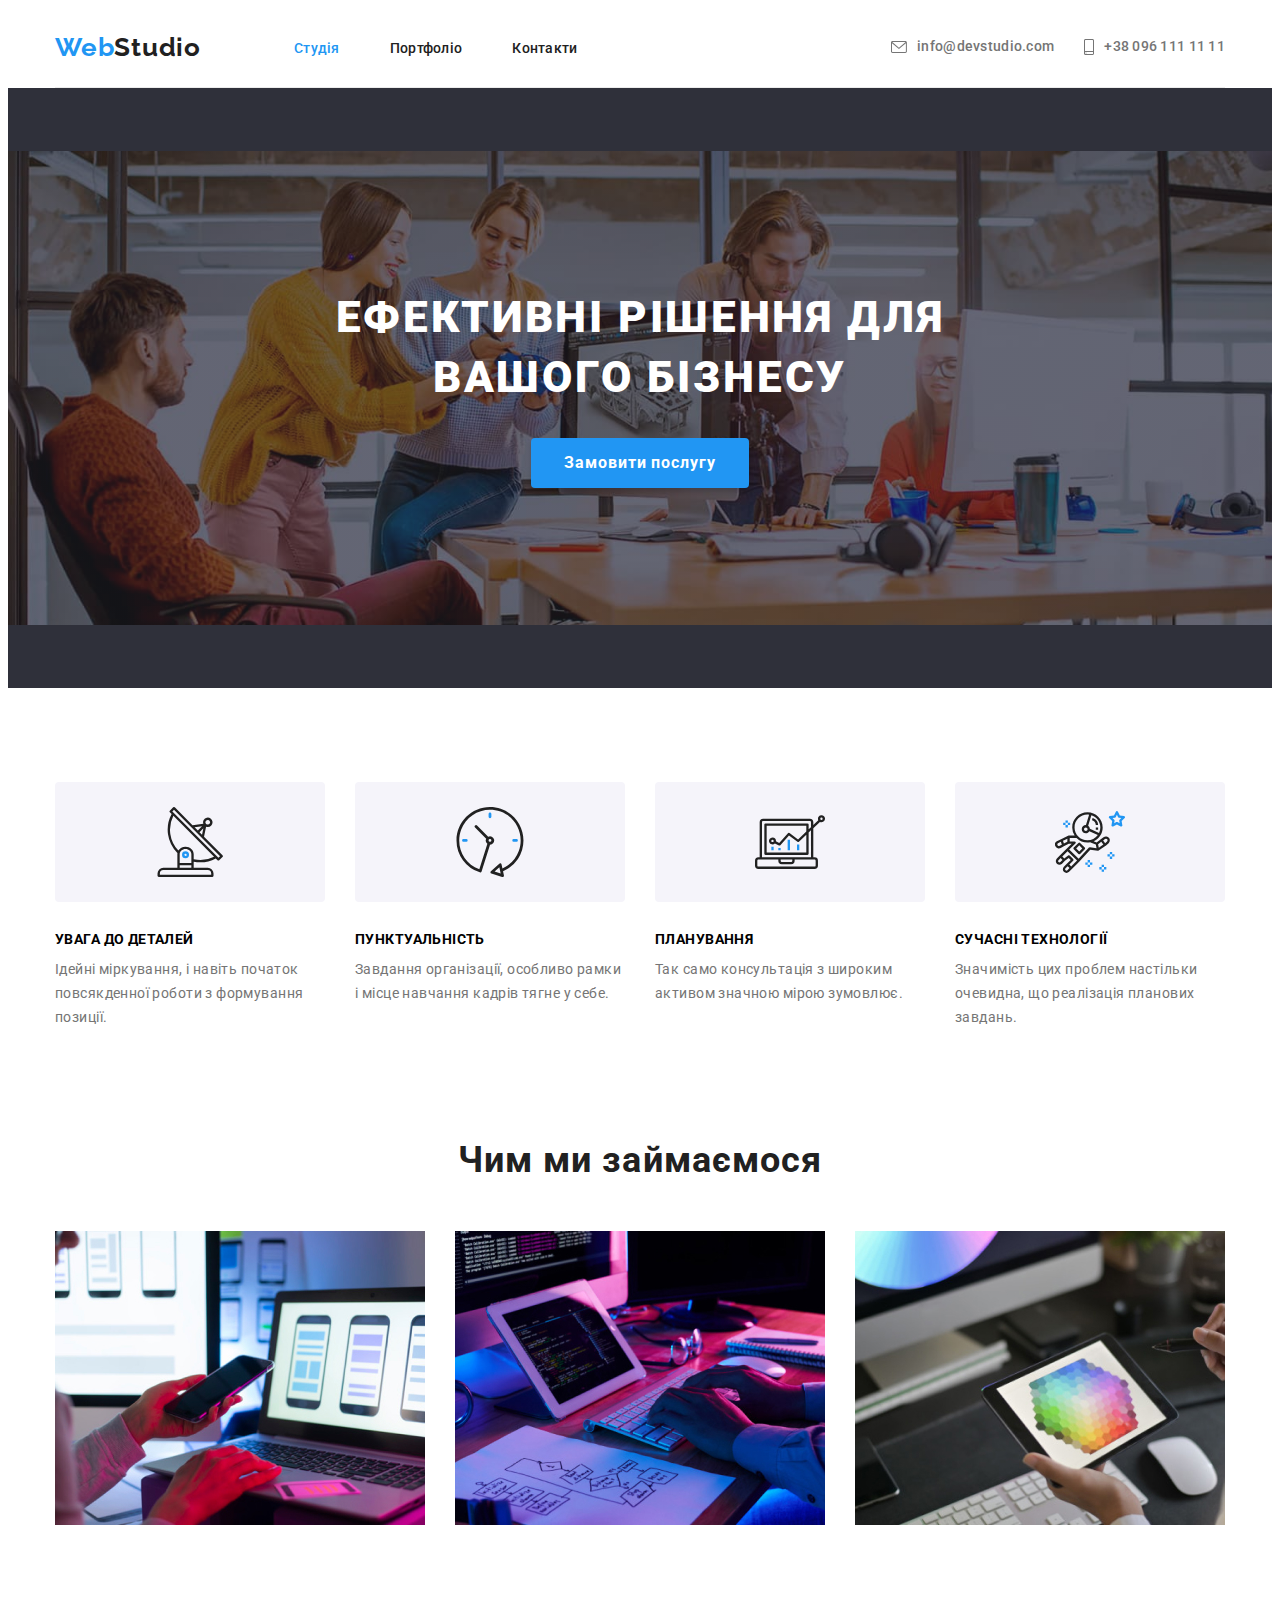
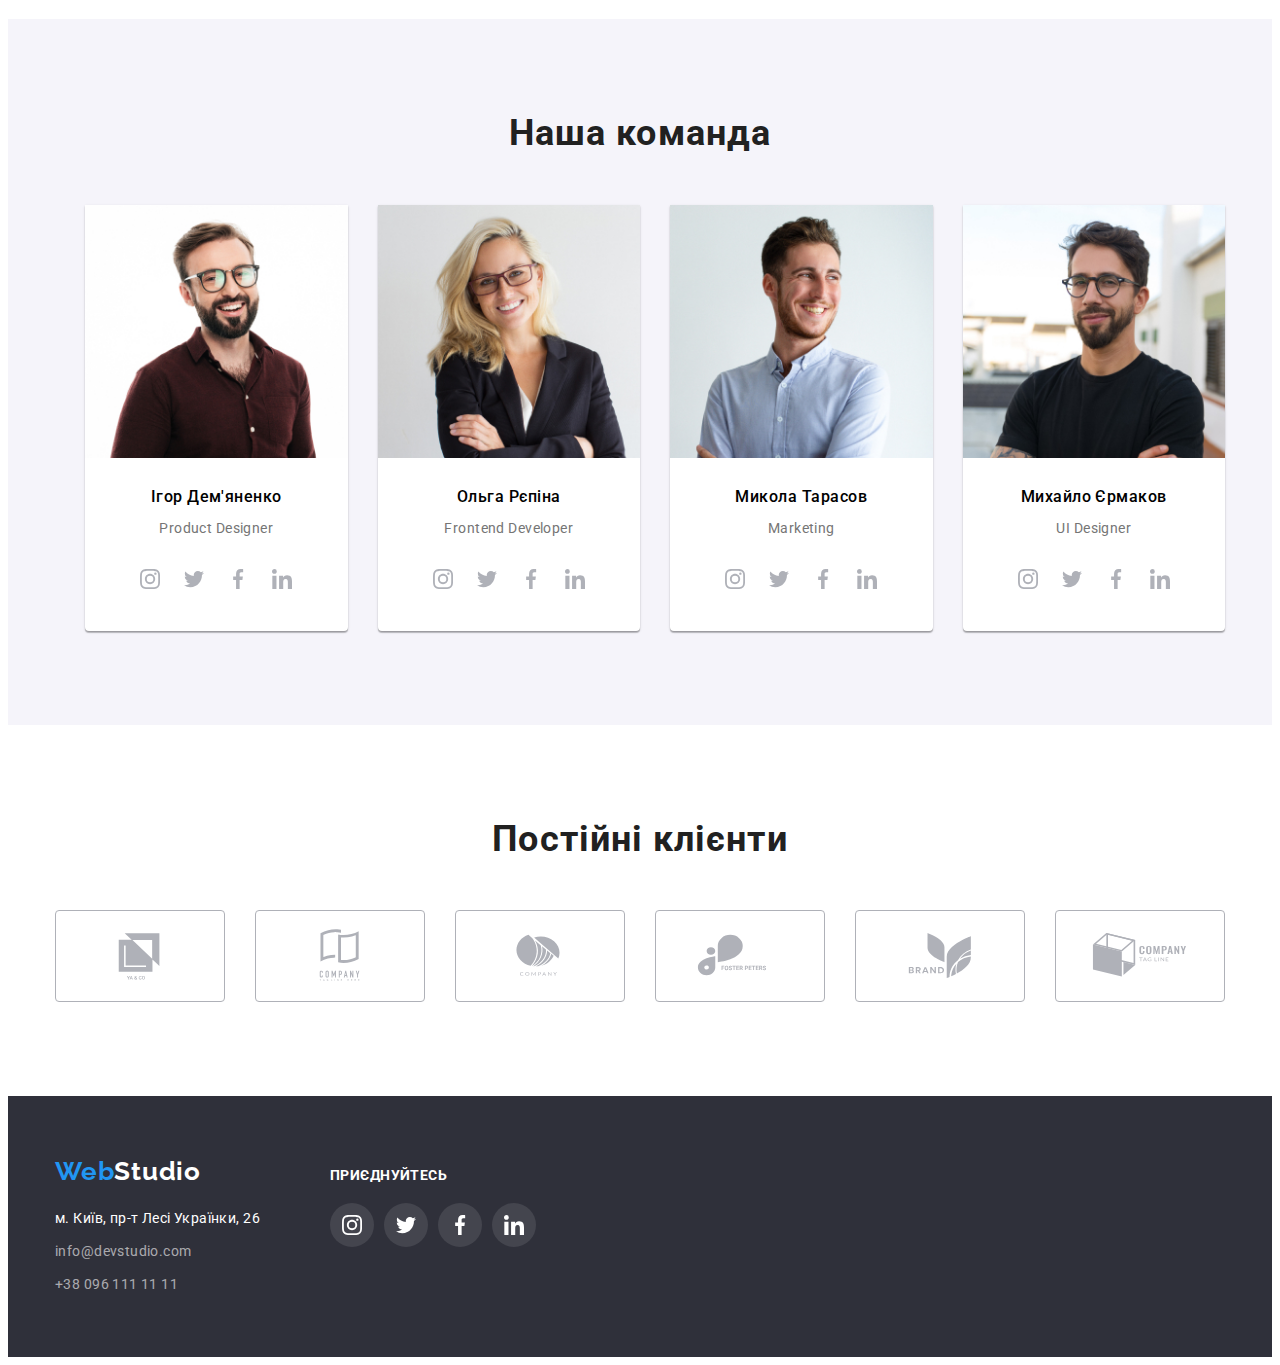
<file: index.html>
<!DOCTYPE html>
<html lang="uk">

<head>
    <meta charset="UTF-8">
    <meta http-equiv="X-UA-Compatible" content="IE=edge">
    <meta name="viewport" content="width=device-width, initial-scale=1.0">
    <title>Студія</title>

    <link
        href="https://fonts.googleapis.com/css2?family=Oleo+Script:wght@400;700&family=Raleway:wght@700&family=Roboto:wght@400;500;700;900&display=swap"
        rel="stylesheet">
    <link rel="stylesheet" href="https://cdnjs.cloudflare.com/ajax/libs/modern-normalize/1.1.0/modern-normalize.min.css"
        integrity="sha512-wpPYUAdjBVSE4KJnH1VR1HeZfpl1ub8YT/NKx4PuQ5NmX2tKuGu6U/JRp5y+Y8XG2tV+wKQpNHVUX03MfMFn9Q=="
        crossorigin="anonymous" referrerpolicy="no-referrer" />
    <link rel="stylesheet" href="./css/style.css">

</head>

<body class="page">
    <header class="page-header">
        <div class="container">
            <div class="header-container">
                <a href="./">
                    <span class="logo-web">Web</span><span class="logo-studio">Studio</span>
                </a>

                <nav class="nav">
                    <ul class="site-nav">
                        <li class="item"><a href="./index.html" class="nav-list">Студія</a></li>
                        <li class="item"><a href="./portfolio.html" class="nav-list-clients">Портфоліо</a></li>
                        <li class="item"><a href="" class="nav-list-client">Контакти</a></li>
                    </ul>
                </nav>
                <ul class="list-contacts">
                    <li class="item">
                        <div class="list-mail">
                            <svg class="image-mail" width="16" height="12" viewBox="0 0 43 32">
                                <use href=" ./images/icons.svg/symbol-defs.svg#icon-pismo">
                                </use>
                            </svg>
                            <a class="contacts-link" href="mailto:">info@devstudio.com</a>
                        </div>
                    </li>

                    <li class="item">
                        <div class="list-number">
                            <svg class="image-number" width="10" height="16" viewBox="0 0 20 32">
                                <use href=" ./images/icons.svg/symbol-defs.svg#icon-smartphone">
                                </use>
                            </svg>
                            <a class="contact-link" href="tel:+38_096_111_11_11">+38 096 111 11 11</a>
                        </div>
                    </li>
                </ul>
            </div>
        </div>
    </header>

    <main>
        <section class="hero-section">
            <div class="container-item">
                <div class="container">
                    <h1 class="hero-title">Ефективні рішення для <br>вашого бізнесу</h1>
                    <button class="order-button" type="button">Замовити послугу</button>
                </div>
            </div>
        </section>


        <section class="section">
            <div class="container">
                <h2 class="vissualy-hidden">Наші переваги</h2>
                <ul class="subject">
                    <li class="other">
                        <div class="one-card">
                            <svg class="image-icon" width="70" height="70">
                                <use href="./images/icons.svg/symbol-defs.svg#icon-antena">
                                </use>
                            </svg>
                        </div>
                        <h3 class="headline">УВАГА ДО ДЕТАЛЕЙ</h3>
                        <p class="subtitle text">Ідейні міркування, і навіть початок повсякденної роботи з
                            формування
                            позиції.</p>
                    </li>
                    <li class="other">
                        <div class="two-card">
                            <svg class="image-icon" width="70" height="70">
                                <use href="./images/icons.svg/symbol-defs.svg#icon-clock">
                                </use>
                            </svg>
                        </div>
                        <h3 class="headline">ПУНКТУАЛЬНІСТЬ</h3>
                        <p class="subtitle excerp">Завдання організації, особливо рамки і місце навчання кадрів
                            тягне у
                            себе.
                        </p>
                    </li>
                    <li class="other">
                        <div class="three-card">
                            <svg class="image-icon" width="70" height="70">
                                <use href="./images/icons.svg/symbol-defs.svg#icon-diagram">
                                </use>
                            </svg>
                        </div>
                        <h3 class="headline">ПЛАНУВАННЯ</h3>
                        <p class="subtitle lead">Так само консультація з широким активом значною мірою зумовлює.</p>

                    </li>
                    <li class="other">
                        <div class="four-card">
                            <svg class="image-icon" width="70" height="70">
                                <use href="./images/icons.svg/symbol-defs.svg#icon-astronaut">
                                </use>
                            </svg>
                        </div>
                        <h3 class="headline">СУЧАСНІ ТЕХНОЛОГІЇ</h3>
                        <p class="subtitle tagline">Значимість цих проблем настільки очевидна, що реалізація
                            планових
                            завдань.
                        </p>
                    </li>
                </ul>
            </div>
        </section>


        <section class="section-slogan">
            <div class="container">
                <h2 class="section-bg">Чим ми займаємося</h2>
                <ul class="subject pic">
                    <li class="image">
                        <img src="./images/img1.jpg" alt="верстка" width="370">
                    </li>
                    <li class="img">
                        <img src="./images/img2.jpg" alt="верстка додатку" width="370">
                    </li>
                    <li class="picture">
                        <img src="./images/img3.jpg" alt="інтерфейс" width="370">
                    </li>
                </ul>
            </div>
        </section>


        <section class="section-item">
            <div class="container">
                <h2 class="section-bg">Наша команда</h2>
                <ul class="subject item">
                    <li class="section-leader">
                        <img src="./images/img_(0).jpg" alt="фото учасника команди Ігора Дем'яненко" width="270">
                        <div class="container-leader">
                            <h3 class="section-title">Ігор Дем'яненко</h3>
                            <p class="subtitle">Product Designer</p>

                            <ul class="socials-list">
                                <li class="socials-item">
                                    <a class="socials-link" href="#">
                                        <svg class="feature-list-icon" width="20" height="20" viewBox="0 0 32 32">
                                            <use href=" ./images/icons.svg/symbol-defs.svg#icon-instagram">
                                            </use>
                                        </svg>
                                    </a>
                                </li>
                                <li>
                                    <a class="socials-link" href="#">
                                        <svg class="feature-list-icon" width="20" height="20" viewBox="0 0 32 32">
                                            <use href=" ./images/icons.svg/symbol-defs.svg#icon-twitter">
                                            </use>
                                        </svg>
                                    </a>
                                </li>
                                <li class="socials-item">
                                    <a class="socials-link" href="#">
                                        <svg class="feature-list-icon" width="20" height="20" viewBox="0 0 32 32">
                                            <use href=" ./images/icons.svg/symbol-defs.svg#icon-facebook">
                                            </use>
                                        </svg>
                                    </a>
                                </li>
                                <li class="socials-item">
                                    <a class="socials-link" href="#">
                                        <svg class="feature-list-icon" width="20" height="20" viewBox="0 0 32 32">
                                            <use href=" ./images/icons.svg/symbol-defs.svg#icon-linkedin">
                                            </use>
                                        </svg>
                                    </a>
                                </li>
                            </ul>
                        </div>


                    <li class="section-leader">
                        <img src="./images/img_(1).jpg" alt="фото учасника команди Ольги Рєпіна" width="270">
                        <div class="container-leader">
                            <h3 class="section-title">Ольга Рєпіна</h3>
                            <p class="subtitle">Frontend Developer</p>

                            <ul class="socials-list">
                                <li class="socials-item">
                                    <a class="socials-link" href="#">
                                        <svg class="feature-list-icon" width="20" height="20" viewBox="0 0 32 32">
                                            <use href=" ./images/icons.svg/symbol-defs.svg#icon-instagram">
                                            </use>
                                        </svg>
                                    </a>
                                </li>

                                <li class="socials-item">
                                    <a class="socials-link" href="#">
                                        <svg class="feature-list-icon" width="20" height="20" viewBox="0 0 32 32">
                                            <use href=" ./images/icons.svg/symbol-defs.svg#icon-twitter">
                                            </use>
                                        </svg>
                                    </a>
                                </li>

                                <li class="socials-item">
                                    <a class="socials-link" href="#">
                                        <svg class="feature-list-icon" width="20" height="20" viewBox="0 0 32 32">
                                            <use href=" ./images/icons.svg/symbol-defs.svg#icon-facebook">
                                            </use>
                                        </svg>
                                    </a>
                                </li>

                                <li class="socials-item">
                                    <a class="socials-link" href="#">
                                        <svg class="feature-list-icon" width="20" height="20" viewBox="0 0 32 32">
                                            <use href=" ./images/icons.svg/symbol-defs.svg#icon-linkedin">
                                            </use>
                                        </svg>
                                    </a>
                                </li>
                            </ul>
                        </div>
                    </li>


                    <li class="section-leader">
                        <img src="./images/img_(2).jpg" alt="фото учасника команди Микола Тарасов" width="270">
                        <div class="container-leader">
                            <h3 class="section-title">Микола Тарасов</h3>
                            <p class="subtitle">Marketing</p>

                            <ul class="socials-list">
                                <li class="socials-item">
                                    <a class="socials-link" href="#">
                                        <svg class="feature-list-icon" width="20" height="20" viewBox="0 0 32 32">
                                            <use href=" ./images/icons.svg/symbol-defs.svg#icon-instagram">
                                            </use>
                                        </svg>
                                    </a>
                                </li>

                                <li class="socials-item">
                                    <a class="socials-link" href="#">
                                        <svg class="feature-list-icon" width="20" height="20" viewBox="0 0 32 32">
                                            <use href=" ./images/icons.svg/symbol-defs.svg#icon-twitter">
                                            </use>
                                        </svg>
                                    </a>
                                </li>

                                <li class="socials-item">
                                    <a class="socials-link" href="#">
                                        <svg class="feature-list-icon" width="20" height="20" viewBox="0 0 32 32">
                                            <use href=" ./images/icons.svg/symbol-defs.svg#icon-facebook">
                                            </use>
                                        </svg>
                                    </a>
                                </li>

                                <li class="socials-item">
                                    <a class="socials-link" href="#">
                                        <svg class="feature-list-icon" width="20" height="20" viewBox="0 0 32 32">
                                            <use href=" ./images/icons.svg/symbol-defs.svg#icon-linkedin">
                                            </use>
                                        </svg>
                                    </a>
                                </li>
                            </ul>
                        </div>
                    </li>

                    <li class="section-leader">
                        <img src="./images/img_(3).jpg" alt="фото учасника команди Михайло Єрмакова" width="270">
                        <div class="container-leader">
                            <h3 class="section-title">Михайло Єрмаков</h3>
                            <p class="subtitle">UI Designer</p>

                            <ul class="socials-list">
                                <li class="socials-item">
                                    <a class="socials-link" href="#">
                                        <svg class="feature-list-icon" width="20" height="20" viewBox="0 0 32 32">
                                            <use href=" ./images/icons.svg/symbol-defs.svg#icon-instagram">
                                            </use>
                                        </svg>
                                    </a>
                                </li>

                                <li class="socials-item">
                                    <a class="socials-link" href="#">
                                        <svg class="feature-list-icon" width="20" height="20" viewBox="0 0 32 32">
                                            <use href=" ./images/icons.svg/symbol-defs.svg#icon-twitter">
                                            </use>
                                        </svg>
                                    </a>
                                </li>

                                <li class="socials-item">
                                    <a class="socials-link" href="#">
                                        <svg class="feature-list-icon" width="20" height="20" viewBox="0 0 32 32">
                                            <use href=" ./images/icons.svg/symbol-defs.svg#icon-facebook">
                                            </use>
                                        </svg>
                                    </a>
                                </li>

                                <li class="socials-item">
                                    <a class="socials-link" href="#">
                                        <svg class="feature-list-icon" width="20" height="20" viewBox="0 0 32 32">
                                            <use href=" ./images/icons.svg/symbol-defs.svg#icon-linkedin">
                                            </use>
                                        </svg>
                                    </a>
                                </li>
                            </ul>
                        </div>
                    </li>
                </ul>
            </div>
        </section>

        <section class="section-thumb">
            <div class="container">
                <h2 class="section-bg">Постійні клієнти</h2>
                <ul class="avatar">
                    <li class="thumb">
                        <a class="thumbnails" href="#">
                            <svg class="thumbnail" width="106" height="60">
                                <use href="./images/icons.svg/symbol-defs (2).svg#icon-Logo">
                                </use>
                            </svg>
                        </a>
                    </li>

                    <li class="thumb">
                        <a class="thumbnails" href="#">
                            <svg class="thumbnail" width="106" height="60">
                                <use href="./images/icons.svg/symbol-defs (2).svg#icon-Logo_1">
                                </use>
                            </svg>
                        </a>
                    </li>

                    <li class="thumb">
                        <a class="thumbnails" href="#">
                            <svg class="thumbnail" width="106" height="60">
                                <use href="./images/icons.svg/symbol-defs (2).svg#icon-Logo_2">
                                </use>
                            </svg>
                        </a>
                    </li>

                    <li class="thumb">
                        <a class="thumbnails" href="#">
                            <svg class="thumbnail" width="106" height="60">
                                <use href="./images/icons.svg/symbol-defs (2).svg#icon-Logo_3">
                                </use>
                            </svg>
                        </a>
                    </li>

                    <li class="thumb">
                        <a class="thumbnails" href="#">
                            <svg class="thumbnail" width="106" height="60">
                                <use href="./images/icons.svg/symbol-defs (2).svg#icon-Logo_4">
                                </use>
                            </svg>
                        </a>
                    </li>
                    <li class="thumb">
                        <a class="thumbnails" href="#">
                            <svg class="thumbnail" width="106" height="60">
                                <use href="./images/icons.svg/symbol-defs (2).svg#icon-Logo_5">
                                </use>
                            </svg>
                        </a>
                    </li>
                    </li>
                </ul>
            </div>
        </section>
    </main>




    <footer class="footer">
        <div class="container">
            <div class="media-social">
                <div class="web-footer">
                    <a href="./">
                        <span class="logo-web">Web</span><span class="logo-footer">Studio</span>
                        <address class="addres">м. Київ, пр-т Лесі Українки, 26</address>
                        <ul class="List contacts-link">
                            <li class="mail-item"><a href="mailto:" class="mail">info@devstudio.com</a>
                            </li>
                            <li><a href="tel:+38_096_111_11_11" class="number">+38 096 111 11 11</a>
                            </li>
                        </ul>
                    </a>
                </div>




                <div class="social-media">
                    <p class="media">приєднуйтесь</p>
                    <ul class="social-list">
                        <li class="social-list-icon">
                            <a class="social-link-icon">
                                <svg class="social-link-footer" width="20" height="20">
                                    <use href="./images/icons.svg/symbol-defs.svg#icon-instagram">
                                    </use>
                                </svg>
                            </a>
                        </li>

                        <li class="social-list-icon">
                            <a class="social-link-icon">
                                <svg class="social-link-footer" width="20" height="20">
                                    <use href="./images/icons.svg/symbol-defs.svg#icon-twitter">
                                    </use>
                                </svg>
                            </a>
                        </li>

                        <li class="social-list-icon">
                            <a class="social-link-icon">
                                <svg class="social-link-footer" width="20" height="20">
                                    <use href="./images/icons.svg/symbol-defs.svg#icon-facebook">
                                    </use>
                                </svg>
                            </a>
                        </li>

                        <li class="social-list-icon">
                            <a class="social-link-icon">
                                <svg class="social-link-footer" width="20" height="20">
                                    <use href="./images/icons.svg/symbol-defs.svg#icon-linkedin">
                                    </use>
                                </svg>
                            </a>
                        </li>

                    </ul>
                </div>


            </div>
        </div>
    </footer>
</body>

</html>
</file>
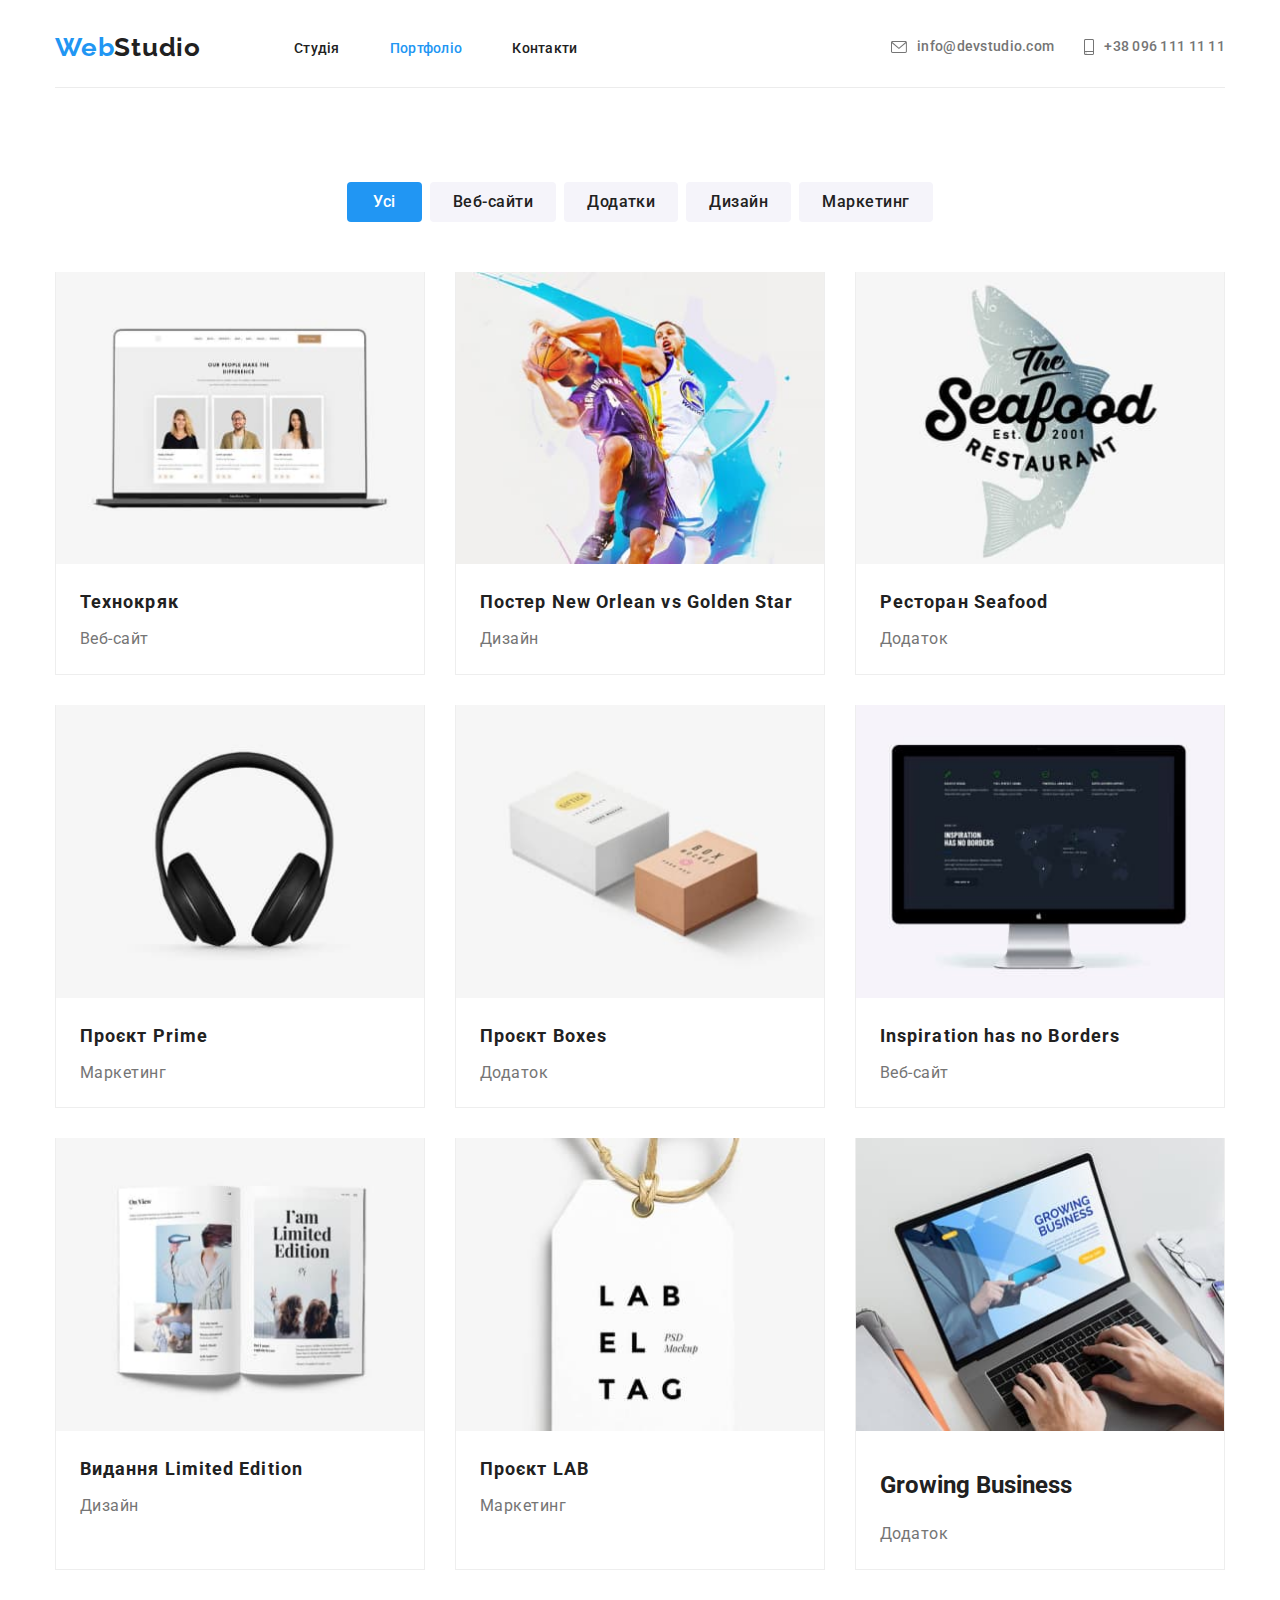
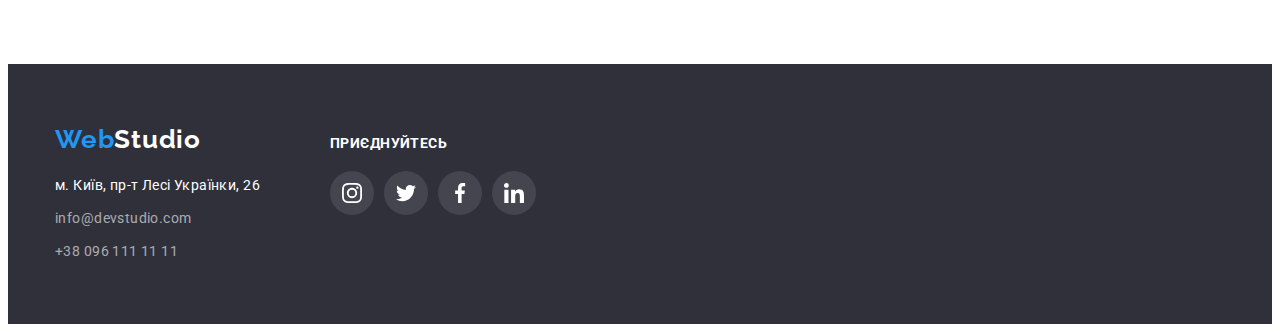
<file: portfolio.html>
<!DOCTYPE html>
<html lang="uk">

<head>
    <meta charset="UTF-8">
    <meta http-equiv="X-UA-Compatible" content="IE=edge">
    <meta name="viewport" content="width=device-width, initial-scale=1.0">
    <title>Портфоліо</title>

    <link
        href="https://fonts.googleapis.com/css2?family=Oleo+Script:wght@400;700&family=Raleway:wght@700&family=Roboto:wght@400;500;700;900&display=swap"
        rel="stylesheet">
    <link rel="stylesheet" href="https://cdnjs.cloudflare.com/ajax/libs/modern-normalize/1.1.0/modern-normalize.min.css"
        integrity="sha512-wpPYUAdjBVSE4KJnH1VR1HeZfpl1ub8YT/NKx4PuQ5NmX2tKuGu6U/JRp5y+Y8XG2tV+wKQpNHVUX03MfMFn9Q=="
        crossorigin="anonymous" referrerpolicy="no-referrer" />
    <link rel="stylesheet" href="./css/style.css">
</head>


<body class="body-page">
    <header class="page-header">
        <div class="container">
            <div class="header-container">
                <a href="./">
                    <span class="logo-web">Web</span><span class="logo-studio">Studio</span>
                </a>

                <nav class="nav">
                    <ul class="site-nav">
                        <li class="item"><a href="./index.html" class="nav-studio">Студія</a>
                        </li>
                        <li class="item"><a href="./portfolio.html" class="list-clients">Портфоліо</a>
                        </li>
                        <li class="item"><a href="" class="nav-list-client">Контакти</a>
                        </li>
                    </ul>
                </nav>
                <ul class="list-contacts">
                    <li class="item">
                        <div class="list-mail">
                            <svg class="image-mail" width="16" height="12" viewBox="0 0 43 32">
                                <use href=" ./images/icons.svg/symbol-defs.svg#icon-pismo">
                                </use>
                            </svg>
                            <a href="mailto:" class="contacts-link">info@devstudio.com</a>
                        </div>
                    </li>

                    <li class="item">
                        <div class="list-number">
                            <svg class="image-number" width="10" height="16" viewBox="0 0 20 32">
                                <use href=" ./images/icons.svg/symbol-defs.svg#icon-smartphone">
                                </use>
                            </svg>
                            <a href="tel:+38_096_111_11_11" class="contact-link">+38 096 111 11 11</a>
                        </div>
                    </li>
                </ul>
            </div>
        </div>
    </header>

    <main class="main">
        <section class="section-btn">
            <div class="container">
                <h1 class="vissualy-hidden"> Портфоліо</h1>
                <ul class="section-button">
                    <li> <button class="button" type="button">Усі</button></li>
                    <li> <button class="portfolio-button" type="button">Веб-сайти</button></li>
                    <li> <button class="portfolio-button" type="button">Додатки</button></li>
                    <li> <button class="portfolio-button" type="button">Дизайн</button></li>
                    <li> <button class="portfolio-button" type="button">Маркетинг</button>
                    </li>
                </ul>

                <ul class="userpic">
                    <li class="flex-elements">
                        <img src="./images/img_1.jpg" alt="наші люди роблять різницю" width="370">
                        <div class="image-container">
                            <h2 class="caption">Технокряк</h2>
                            <p class="aside">Веб-сайт</p>
                        </div>
                    </li>
                    <li class="flex-elements">
                        <img src="./images/img_2.jpg" alt="Постер баскетболу" width="370">
                        <div class="image-container">
                            <h2 class="caption">Постер New Orlean vs Golden Star</h2>
                            <p class="aside">Дизайн</p>
                        </div>
                    </li>
                    <li class="flex-elements">
                        <img src="./images/img_3.jpg" alt="Ресторан морской їжі" width="370">
                        <div class="image-container">
                            <h2 class="caption">Ресторан Seafood</h2>
                            <p class="aside">Додаток</p>
                        </div>
                    </li>
                    <li class="flex-elements">
                        <img src="./images/img_4.jpg" alt="чорні навушники" width="370">
                        <div class="image-container">
                            <h2 class="caption">Проєкт Prime</h2>
                            <p class="aside">Маркетинг</p>
                        </div>
                    </li>
                    <li class="flex-elements">
                        <img src="./images/img_5.jpg" alt="дві коробки" width="370">
                        <div class="image-container">
                            <h2 class="caption">Проєкт Boxes</h2>
                            <p class="aside">Додаток</p>
                        </div>
                    </li>
                    <li class="flex-elements">
                        <img src="./images/img_6.jpg" alt="чорний монітор" width="370">
                        <div class="image-container">
                            <h2 class="caption">Inspiration has no Borders</h2>
                            <p class="aside">Веб-сайт</p>
                        </div>
                    </li>
                    <li class="flex-elements">
                        <img src="./images/img_7.jpg" alt="журнал" width="370">
                        <div class="image-container">
                            <h2 class="caption">Видання Limited Edition</h2>
                            <p class="aside">Дизайн</p>
                        </div>
                    </li>
                    <li class="flex-elements">
                        <img src="./images/img_8.jpg" alt="бірка" width="370">
                        <div class="image-container">
                            <h2 class="caption">Проєкт LAB</h2>
                            <p class="aside">Маркетинг</p>
                        </div>
                    </li>
                    <li class="flex-elements">
                        <img src="./images/img_9.jpg" alt="ноутбук" width="370">
                        <div class="image-container">
                            <h2>Growing Business</h2>
                            <p class="aside">Додаток</p>
                        </div>
                    </li>
                </ul>
            </div>
        </section>
    </main>



    <footer class="footer">
        <div class="container">
            <div class="media-social">
                <div class="web-footer">
                    <a href="./">
                        <span class="logo-web">Web</span><span class="logo-footer">Studio</span>
                        <address class="addres">м. Київ, пр-т Лесі Українки, 26</address>
                        <ul class="List contacts-link">
                            <li class="mail-item"><a href="mailto:" class="mail">info@devstudio.com</a>
                            </li>
                            <li><a href="tel:+38_096_111_11_11" class="number">+38 096 111 11 11</a>
                            </li>
                        </ul>
                    </a>
                </div>




                <div class="social-media">
                    <p class="media">приєднуйтесь</p>
                    <ul class="social-list">
                        <li class="social-list-icon">
                            <a class="social-link-icon">
                                <svg class="social-link-footer" width="20" height="20">
                                    <use href="./images/icons.svg/symbol-defs.svg#icon-instagram">
                                    </use>
                                </svg>
                            </a>
                        </li>

                        <li class="social-list-icon">
                            <a class="social-link-icon">
                                <svg class="social-link-footer" width="20" height="20">
                                    <use href="./images/icons.svg/symbol-defs.svg#icon-twitter">
                                    </use>
                                </svg>
                            </a>
                        </li>

                        <li class="social-list-icon">
                            <a class="social-link-icon">
                                <svg class="social-link-footer" width="20" height="20">
                                    <use href="./images/icons.svg/symbol-defs.svg#icon-facebook">
                                    </use>
                                </svg>
                            </a>
                        </li>

                        <li class="social-list-icon">
                            <a class="social-link-icon">
                                <svg class="social-link-footer" width="20" height="20">
                                    <use href="./images/icons.svg/symbol-defs.svg#icon-linkedin">
                                    </use>
                                </svg>
                            </a>
                        </li>

                    </ul>
                </div>


            </div>
        </div>
    </footer>
</body>

</html>
</file>
<file: css/style.css>
:root {
    --primery-text-color: #212121;
    --sekondary-text-color: #757575;
    --page-color: #F5F5F5;
    --blue-color: #2196F3;
    --section-backghround-color: #FFFFFF;
    --secondary-backghround-color: #F5F4FA;
    --footer-color: #2F303A;
    --button-background-color: #F5F4FA;
    --feature-list-icon: #AFB1B8;
}

ul {
    list-style: none;
    padding: 0px;
    margin: 0px;
}

.list {
    list-style: none;
    padding-left: 0;
    margin: 0;
}

a {
    text-decoration: none;
}

p {
    padding: 0px;
    margin: 0px;
}

/* Свойства для корректного отображения картинок */
img {
    display: block;
    max-width: 100%;
    height: auto;
}

/* Свойства для обнуления курсива у address */
address {
    font-style: normal;
}

.vissualy-hidden {
    position: absolute;
    white-space: nowrap;
    width: 1px;
    height: 1px;
    overflow: hidden;
    border: 0;
    padding: 0;
    clip: rect(0 0 0 0);
    clip-path: inset(50%);
    margin: -1px;
}

html {
    box-sizing: border-box;
}

*,
*::before,
*::after {
    box-sizing: inherit;
}

.page {
    font-family: 'Roboto';
}

/* logo */


.logo-web {
    margin-top: 0;
    margin-bottom: 20px;

    font-family: 'Raleway';
    color: var(--blue-color);
    font-weight: 700;
    font-size: 26px;
    line-height: 1.19;
    letter-spacing: 0.03em;
}

.logo-studio {
    margin-bottom: 20px;

    font-family: 'Raleway';
    color: var(--primery-text-color);
    font-weight: 700;
    font-size: 26px;
    line-height: 1.19;
    letter-spacing: 0.03em;
}


.logo-footer {
    margin-top: 0;
    margin-bottom: 20px;
    font-family: 'Raleway';
    color: var(--section-backghround-color);
    font-weight: 700;
    font-size: 26px;
    line-height: 1.19;
    letter-spacing: 0.03em;
}

/* Верхня лінія */


.page-haeder .site-nav:hover,
.page-haeder .site-nav:focus {
    color: var(--blue-color);
}


.container {
    width: 1200px;
    margin-left: auto;
    margin-right: auto;
    padding-left: 15px;
    padding-right: 15px;
}


/* Header-container */
.header-container {
    padding-top: 24px;
    padding-bottom: 24px;

    justify-content: center;
    display: flex;
    align-items: center;

    border-bottom: 1px solid #ECECEC;
}


/*Nav*/
.nav {
    margin-left: 93px;
    display: flex;
    align-items: center;
}

/* site-nav*/
.site-nav {

    display: flex;
    gap: 50px;
    padding-left: 0;
    margin: 0;
}

.nav-studio {
    padding: right 0;
}

.site-nav .nav-list {
    font-family: 'Roboto';
    color: var(--blue-color);
    font-weight: 500;
    font-size: 14px;
    line-height: 1.14;
    letter-spacing: 0.02em;

}

.site-nav .nav-list-clients {
    font-family: 'Roboto';
    color: var(--primery-text-color);
    font-weight: 500;
    font-size: 14px;
    line-height: 1.14;
    letter-spacing: 0.02em;

}

.site-nav .nav-list-clients:hover {
    color: var(--blue-color);
}

.site-nav .nav-list-client:hover {
    color: var(--blue-color);
}

.site-nav .nav-list-client {
    font-family: 'Roboto';
    color: var(--primery-text-color);

    font-weight: 500;
    font-size: 14px;
    line-height: 1.14;
    letter-spacing: 0.02em;

}

/* Контакти */
.list-contacts {
    display: flex;

    gap: 30px;

    margin-top: 0;
    margin-bottom: 0;
    margin-left: auto;
    padding: 0;

}

.list-contacts .contact-link:hover {
    color: var(--blue-color);
}

/*mail-card*/

.list-mail {
    display: flex;
    align-items: center;
}

.image-mail:hover,
.image-mail:focus {
    fill: var(--blue-color);
    cursor: pointer;
}

.image-mail {
    margin-right: 10px;
    fill: var(--sekondary-text-color);
    left: 65.75%;
    right: 33.25%;
    top: 1.16%;
}

/*number-card*/

.list-number {
    display: flex;
    align-items: center;
}

.image-number {
    margin-right: 10px;
    fill: var(--sekondary-text-color);
}

.image-number:hover,
.image-number:focus {
    fill: var(--blue-color);
    cursor: pointer;
}

.contacts-link {

    padding-left: 0;
    margin: 0;
}

.list-contacts .contacts-link {

    font-family: 'Roboto';
    color: var(--sekondary-text-color);

    font-weight: 500;
    font-size: 14px;
    line-height: 1.14;
    letter-spacing: 0.02em;
}

.list-contacts .contacts-link:hover,
.list-contacts .contacts-link:focus {
    color: var(--blue-color);
}

.list-contacts .contact-link {

    font-family: 'Roboto';
    color: var(--sekondary-text-color);

    font-weight: 500;
    font-size: 14px;
    line-height: 1.14;
    letter-spacing: 0.02em;

}



/* Шапка */

/*Ефективні рішення для вашого бізнесу*/

/* Герой */
.hero-section {

    padding-top: 200px;
    padding-bottom: 280px;
    text-align: center;

    height: 600px;
    left: 0px;
    top: 80px;

    color: var(--section-backghround-color);
    background: var(--footer-color);
}

/* Герой */

.hero-section {
    margin-left: auto;
    margin-right: auto;
    max-width: 1600px;
    height: 600px;

    background-image: linear-gradient(to right,
            rgba(47, 48, 58, 0.4),
            rgba(47, 48, 58, 0.4)),
        url(../images/Header_1.jpg);
    background-position: center;
    background-repeat: no-repeat;
    background-size: contain;
}


.hero-title {

    margin-left: auto;
    margin-right: auto;
    margin-top: 0;
    margin-bottom: 30px;

    font-weight: 900;
    font-size: 44px;
    line-height: 1.36;
    text-align: center;
    letter-spacing: 0.06em;
    text-transform: uppercase;

}

/* кнопка */
.order-button {

    margin-left: auto;
    margin-right: auto;
    border: 1px solid transparent;
    border-radius: 4px;
    padding: 10px 32px;
    box-shadow: 0px 4px 4px rgba(0, 0, 0, 0.15);

    font-family: 'Roboto';
    color: var(--white-color);
    background: var(--blue-color);
    font-weight: 700;
    font-size: 16px;
    line-height: 1.8;
    letter-spacing: 0.06em;
}


/* Особливості */

/* section */
.section {
    padding-top: 94px;
    padding-bottom: 94px;
    font-family: 'Roboto';
    font-size: 14px;
    line-height: 1.14;
    letter-spacing: 0.03em;


}

.section-item {
    padding: 94px 0px;
    font-family: 'Roboto';
    font-size: 14px;
    line-height: 1.14;
    letter-spacing: 0.03em;
    background-color: var(--button-background-color);
}

.subtitle {
    margin-top: 0;
    margin-bottom: 16px;

    color: var(--sekondary-text-color);
    font-family: 'Roboto';
    font-size: 14px;
    line-height: 1.7;
    letter-spacing: 0.03em;
}

/* УВАГА ДО ДЕТАЛЕЙ */

/*subject*/

.one-card {
    display: flex;
    justify-content: center;
    align-items: center;
    fill: var(--secondary-backghround-color);
    background: #F5F4FA;
    border-radius: 4px;
    width: 270px;
    height: 120px;
}

.subject {
    display: flex;

    padding-left: 0;
    margin: 0;
}

.image-icon {
    fill: var(--secondary-backghround-color);
    background: #F5F4FA;
    border-radius: 4px;

}


.other:nth-last-child(-n+3) {
    margin-left: 30px;
}

.headline {
    margin-top: 30px;
    margin-bottom: 10px;


    width: 270px;
    font-family: 'Roboto';
    font-weight: 700;
    font-size: 14px;
    line-height: 1.14;
    letter-spacing: 0.03em;
}

.text {
    font-family: 'Roboto';
    font-weight: 400;
    font-size: 14px;
    line-height: 1.71;
    letter-spacing: 0.03e
}

/* ПУНКТУАЛЬНІСТЬ */

.two-card {
    display: flex;
    justify-content: center;
    align-items: center;
    fill: var(--secondary-backghround-color);
    background: #F5F4FA;
    border-radius: 4px;
    width: 270px;
    height: 120px;
}

.headline {
    font-family: 'Roboto';
    font-weight: 700;
    font-size: 14px;
    line-height: 1.14;
    letter-spacing: 0.03em;
}

.excerp {
    font-family: 'Roboto';
    font-weight: 400;
    font-size: 14px;
    line-height: 1.71;
    letter-spacing: 0.03em;
}

/* ПЛАНУВАННЯ */

.three-card {
    display: flex;
    justify-content: center;
    align-items: center;
    fill: var(--secondary-backghround-color);
    background: #F5F4FA;
    border-radius: 4px;
    width: 270px;
    height: 120px;
}

.headline {
    font-family: 'Roboto';
    font-weight: 700;
    font-size: 14px;
    line-height: 1.14;
    letter-spacing: 0.03em;
}

.lead {
    font-family: 'Roboto';
    font-weight: 400;
    font-size: 14px;
    line-height: 1.71;
    letter-spacing: 0.03em;
}

/* СУЧАСНІ ТЕХНОЛОГІЇ */

.four-card {
    display: flex;
    justify-content: center;
    align-items: center;
    fill: var(--secondary-backghround-color);
    background: #F5F4FA;
    border-radius: 4px;
    width: 270px;
    height: 120px;
}

.headline {
    font-family: 'Roboto';
    font-weight: 700;
    font-size: 14px;
    line-height: 1.14;
    letter-spacing: 0.03em;
}

.tagline {
    font-family: 'Roboto';
    font-weight: 400;
    font-size: 14px;
    line-height: 1.71;
    letter-spacing: 0.03em;
}

/* Чим ми займаємося */

.section-slogan {
    padding-bottom: 94px;
    font-family: 'Roboto';
    font-size: 14px;
    line-height: 1.14;
    letter-spacing: 0.03em;


}

/* зоображення*/


.pic {
    padding: 0;



}

.img {
    margin-left: 30px;
}

.picture {
    margin-left: 30px;
}



/* Наша команда */

.feature-icon {
    width: 44px;
    height: 44px;
}

.list-subject {
    display: flex;
    text-align: center;
    margin-left: 30px;
}

.section-leader {
    text-align: center;
    margin-left: 30px;
    background-color: var(--section-backghround-color);
    box-shadow: 0px 1px 3px rgba(0, 0, 0, 0.12), 0px 1px 1px rgba(0, 0, 0, 0.14), 0px 2px 1px rgba(0, 0, 0, 0.2);
    border-radius: 0px 0px 4px 4px;

}

.container-leader {
    padding-top: 30px;
    padding-bottom: 30px;

}


.section-bg {


    margin-top: 0;
    margin-bottom: 50px;

    font-family: 'Roboto';
    color: var(--primery-text-color);
    font-weight: 700;
    font-size: 36px;
    line-height: 1.16;
    text-align: center;
    letter-spacing: 0.03em;

}

.section-title {
    margin-top: 0;
    margin-bottom: 10px;

    font-family: 'Roboto';
    font-weight: 500;
    font-size: 16px;
    line-height: 1.18;
    letter-spacing: 0.03em;
}

/* НАША КОМАНДА */

.socials-list {
    display: flex;
    justify-content: center;
}

.socials-link {
    display: flex;
    justify-content: center;
    align-items: center;
    width: 44px;
    height: 44px;
    border-radius: 50%;
    background: var(--section-backghround-color);
    fill: var(--feature-list-icon);
}

.socials-link:last-child {
    margin-right: 0px;
}

.socials-link:hover {
    background-color: var(--blue-color);
    fill: var(--section-backghround-color);
}

/* Постійні клієнти */

.section-bg {
    margin-top: 0;
    margin-bottom: 50px;

    font-family: 'Roboto';
    color: var(--primery-text-color);
    font-weight: 700;
    font-size: 36px;
    line-height: 1.16;
    text-align: center;
    letter-spacing: 0.03em;
}

.avatar {
    margin-top: 0px;
    margin-bottom: 0px;
    display: flex;
    justify-content: center;

}

.section-thumb {
    padding: 94px 0px;
}

.thumb:hover,
.thumb:focus {
    border: 1px solid var(--blue-color);
}


.thumb:first-child {
    margin-left: 0px;
}

.thumb {
    margin-left: 30px;
    border-radius: 4px;

}

.thumbnails {
    display: flex;
    justify-content: center;
    align-items: center;
    width: 170px;
    height: 92px;
    border-radius: 4px;
    border: 1px solid var(--feature-list-icon);
    color: var(--feature-list-icon);
}

.thumbnails:hover,
.thumbnails:focus {
    color: var(--blue-color);
    border: var(--blue-color);
}

.thumbnail {
    fill: currentColor;

}






/* підвал*/

.web-footer {
    padding-left: 0;
    margin-right: 70px;
    margin-top: 0;
    margin-bottom: 0;
}

.addres {
    margin-top: 20px;
    padding-left: 0;
    margin-bottom: 9px;

    font-style: normal;
    color: var(--section-backghround-color);
    font-weight: 400;
    font-size: 14px;
    line-height: 1.71;
    letter-spacing: 0.03em;
}

.mail-item {
    margin-bottom: 9px;
}

.mail {


    color: rgba(255, 255, 255, 0.6);
    font-size: 14px;
    line-height: 1.71;
    letter-spacing: 0.03em;
}

.number {

    margin-bottom: 9px;

    color: rgba(255, 255, 255, 0.6);
    font-weight: 400;
    font-size: 14px;
    line-height: 1.71;
    letter-spacing: 0.03em;
}

.footer {
    display: flex;
    align-items: baseline;
    padding-top: 60px;
    padding-bottom: 60px;
    background-color: var(--footer-color);
}

/*footer icon*/



.social-media {

    fill: var(--section-backghround-color);
    color: var(--section-backghround-color);
}

.media-social {
    display: flex;
    align-items: baseline;
}

.media {

    font-family: 'Roboto';
    font-style: normal;
    font-weight: 700;
    font-size: 14px;
    line-height: 16px;
    letter-spacing: 0.03em;
    text-transform: uppercase;
    padding-bottom: 20px;
}

.social-list {
    display: flex;
    gap: 10px;
}

.social-link-icon {
    display: flex;
    justify-content: center;
    align-items: center;
    width: 44px;
    height: 44px;
    border-radius: 50%;
    background: rgba(255, 255, 255, 0.1);
}

.social-link-icon:hover,
.social-link-icon:focus {
    cursor: pointer;
    background-color: var(--blue-color);
    fill: var(--section-backghround-color);
}

/* Портфоліо */


.body-page {

    font-family: 'Roboto';
    color: var(--primery-text-color);
}

.list-clients {

    color: var(--blue-color);
    font-weight: 500;
    font-size: 14px;
    line-height: 1.14;
    letter-spacing: 0.02em;
    width: 45px;
    height: 16px;
    left: 453px;
    top: 32px;
}

.nav-studio {

    color: var(--primery-text-color);
    font-weight: 500;
    font-size: 14px;
    line-height: 1.14;
    letter-spacing: 0.02em;
    width: 72px;
    height: 16px;
    left: 548px;
    top: 32px;
}

.nav-studio:hover {
    color: var(--blue-color);
}

.nav-list-client {

    color: var(--primery-text-color);
    font-weight: 500;
    font-size: 14px;
    line-height: 1.14;
    letter-spacing: 0.02em;
    width: 72px;
    height: 16px;
    left: 548px;
    top: 32px;
}

/*section-btn*/
.section-btn {
    padding-top: 94px;
    padding-bottom: 94px;
}

/* кнопки */

.section-button {
    display: flex;
    justify-content: center;

    gap: 8px;
    margin-top: 0;
    margin-bottom: 50px;
    padding-left: 0;

}

/* Курсор */

.button {
    gap: 8px;
    border: 1px solid transparent;
    border-radius: 4px;
    padding: 6px 25px;

    font-family: 'Roboto';
    color: var(--section-backghround-color);
    background-color: var(--blue-color);
    font-weight: 500;
    font-size: 16px;
    line-height: 1.62;
    letter-spacing: 0.03em;
}

.button:hover,
.button:focus {
    cursor: pointer;
    background-color: var(--blue-color);
    color: var(--button-background-color);
}

.portfolio-button {
    border: 1px solid transparent;
    border-radius: 4px;
    padding: 6px 22px;

    font-family: 'Roboto';
    color: var(--primery-text-color);
    background: var(--button-background-color);
    font-weight: 500;
    font-size: 16px;
    line-height: 1.62;
    letter-spacing: 0.03em;
    top: 174px;
}

.portfolio-button:hover,
.portfolio-button:focus {
    cursor: pointer;
    background-color: var(--blue-color);
    color: var(--button-background-color);
}

/* параграф */
.aside {
    margin-top: 4px;
    color: var(--sekondary-text-color);
    font-weight: 400;
    font-size: 16px;
    line-height: 1.87;
    letter-spacing: 0.03em;

}

/* Заголовок */

.caption {

    margin: 0;

    font-family: 'Roboto';
    font-weight: 700;
    font-size: 18px;
    line-height: 2;
    letter-spacing: 0.06em;
}

/* Портфоліо */

.userpic {
    margin-top: 50px;
    display: flex;
    flex-wrap: wrap;
    padding-left: 0;
    gap: 30px;
}

.flex-elements {
    flex-basis: calc((100% - 60px) / 3);

    background: var(--section-backghround-color);
    border-bottom: 1px solid #EEEEEE;
    border-left: 1px solid #EEEEEE;
    border-right: 1px solid #EEEEEE;
}

.flex-elements:hover,
.flex-elements:focus {
    cursor: pointer;
    background: #FFFFFF;
    border: 1px solid #EEEEEE;
    box-shadow: 0px 1px 1px rgba(0, 0, 0, 0.12), 0px 4px 4px rgba(0, 0, 0, 0.06), 1px 4px 6px rgba(0, 0, 0, 0.16);
}

/* Заголовок */
/* параграф */
.image-container {
    padding: 20px 24px;
}
</file>
